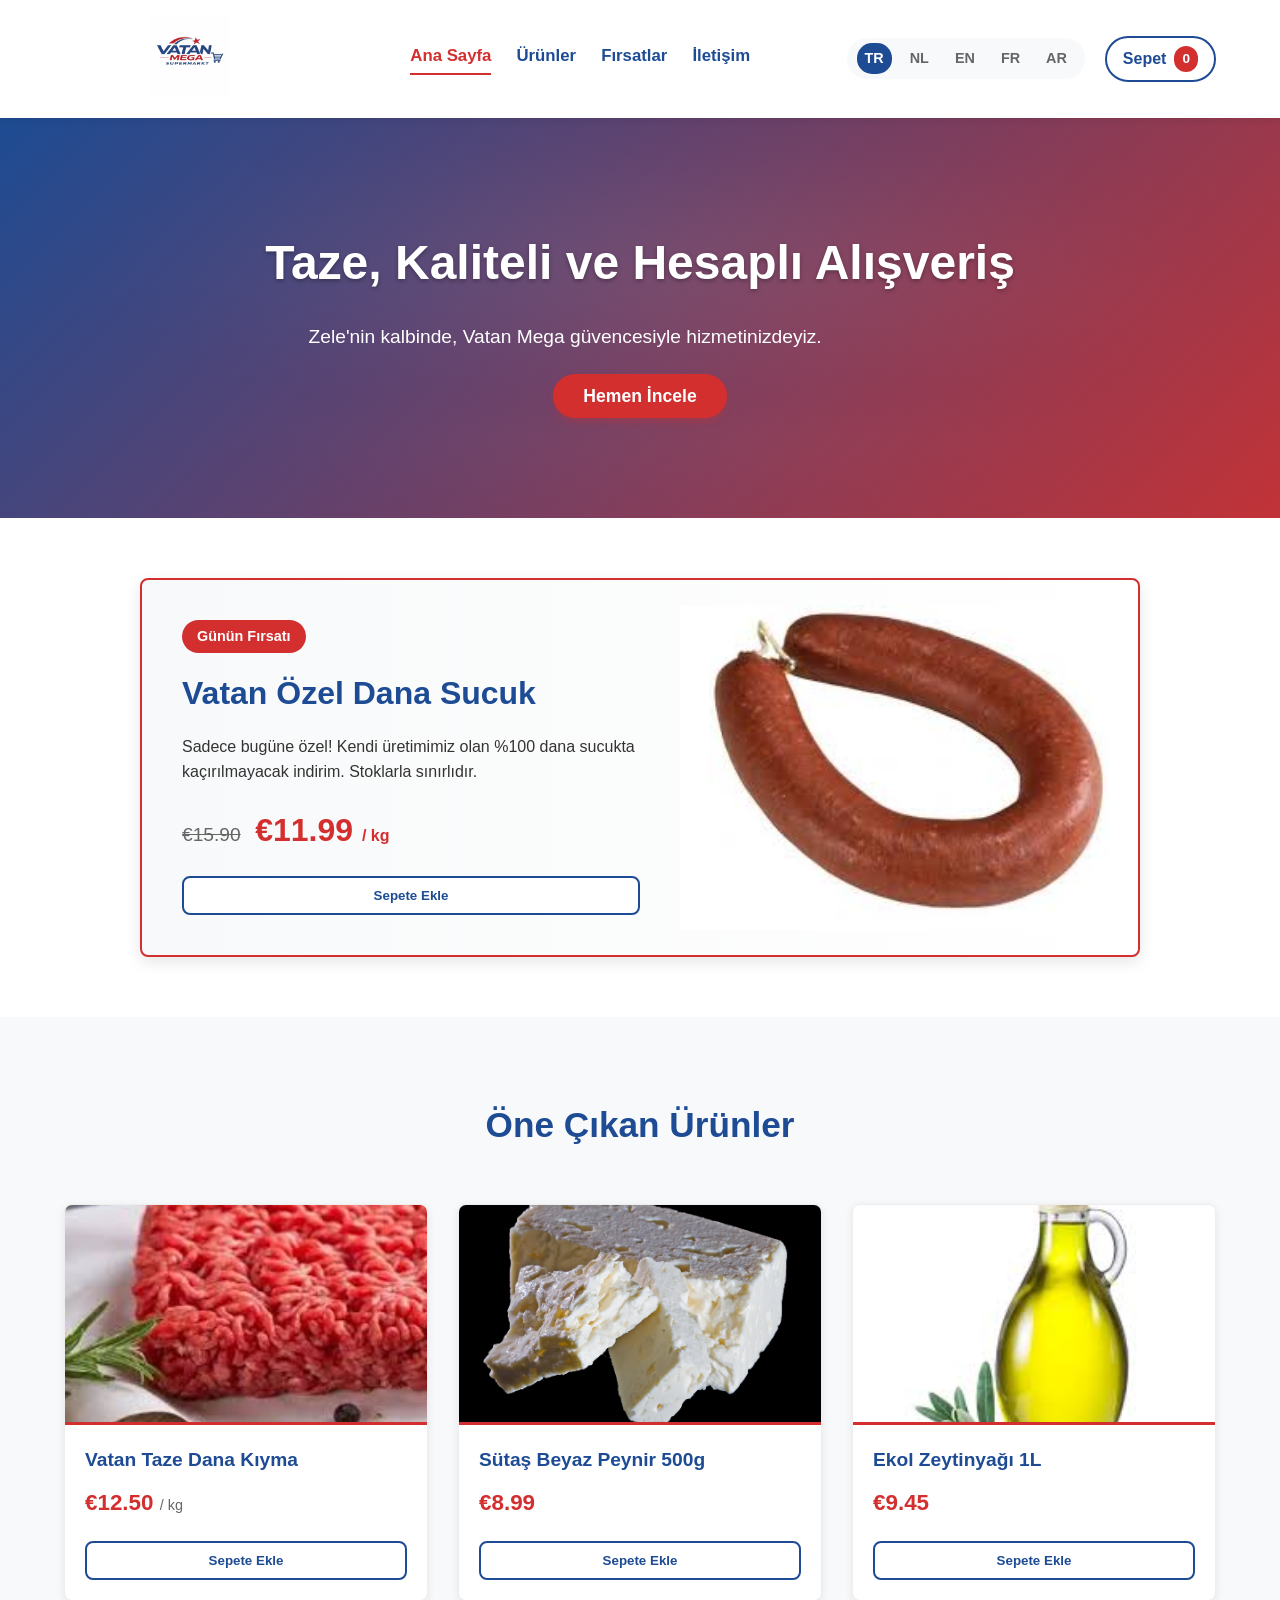
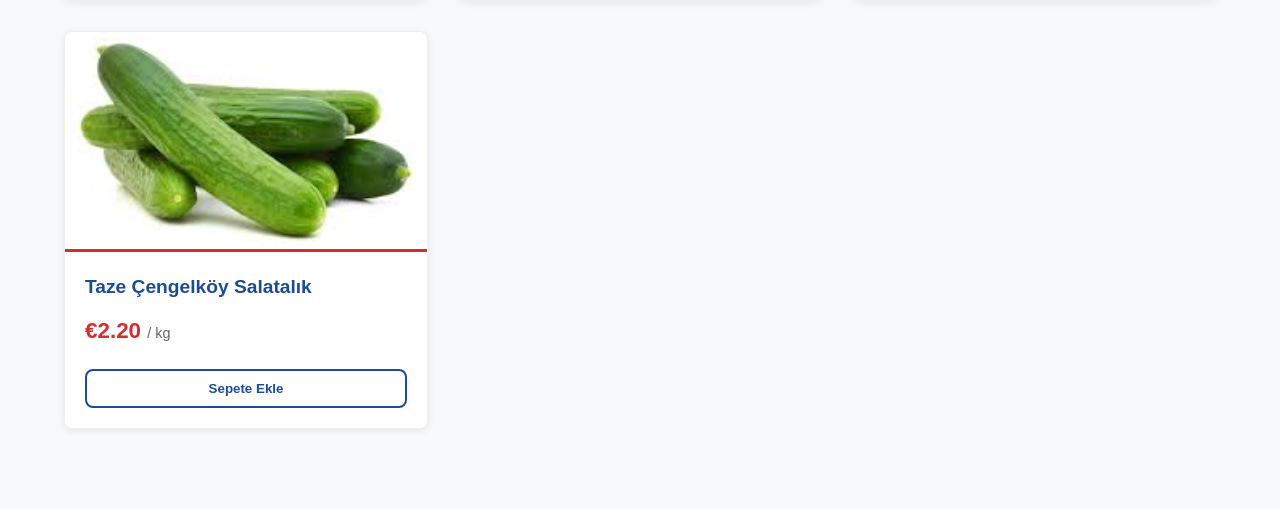
<file: index.html>
<!DOCTYPE html>
<html lang="tr">
<head>
    <meta charset="UTF-8">
    <meta name="viewport" content="width=device-width, initial-scale=1.0">
    <title>Vatan Mega Supermarkt | Zele</title>
    <link rel="stylesheet" href="style.css">
</head>
<body>
    <header class="main-header">
        <button class="hamburger-btn" id="hamburger-btn">
            <span></span>
            <span></span>
            <span></span>
        </button>
        <a href="./" class="logo-link">
            <img src="images/vatan_logo.jpg" alt="Vatan Mega Supermarkt Logo" width="250" height="80" class="brand-logo">
        </a>
        
        <nav class="main-nav">
            <a href="./" class="active">Ana Sayfa</a>
            <a href="#urunler">Ürünler</a>
            <a href="#firsatlar">Fırsatlar</a>
            <a href="#iletisim">İletişim</a>
        </nav>

        <section class="header-actions">
            <nav class="lang-selector">
                <a href="./" class="active-lang">TR</a>
                <a href="nl/">NL</a>
                <a href="en/">EN</a>
                <a href="fr/">FR</a>
                <a href="ar/">AR</a>
            </nav>
            <a href="cart/tr/" class="cart-button">
                Sepet <span id="cart-badge">0</span>
            </a>
        </section>
    </header>

    <main>
        <section class="hero-banner">
            <div class="hero-content">
                <h1>Taze, Kaliteli ve Hesaplı Alışveriş</h1>
                <p>Zele'nin kalbinde, Vatan Mega güvencesiyle hizmetinizdeyiz.</p>
                <a href="#urunler" class="btn-primary">Hemen İncele</a>
            </div>
        </section>

        <section id="firsatlar" class="daily-promo-section">
            <div class="promo-container">
                <div class="promo-content">
                    <span class="promo-badge">Günün Fırsatı</span>
                    <h2>Vatan Özel Dana Sucuk</h2>
                    <p>Sadece bugüne özel! Kendi üretimimiz olan %100 dana sucukta kaçırılmayacak indirim. Stoklarla sınırlıdır.</p>
                    <div class="promo-price">
                        <span class="old-price">€15.90</span>
                        <span class="new-price">€11.99 <span>/ kg</span></span>
                    </div>
                    <button class="add-to-cart-btn">Sepete Ekle</button>
                </div>
                <div class="promo-image-wrapper">
                    <img src="images/promo-urun.jpg" alt="Vatan Dana Sucuk" width="400" height="400" class="promo-img">
                </div>
            </div>
        </section>

        <section id="urunler" class="products-section">
            <header class="section-header">
                <h2>Öne Çıkan Ürünler</h2>
            </header>
            <article class="product-grid">
                <section class="product-card">
                    <img src="images/dana-kiyma.jpg" alt="Dana Kıyma" width="400" height="300" class="product-img">
                    <div class="product-info">
                        <h3>Vatan Taze Dana Kıyma</h3>
                        <p class="price">€12.50 <span>/ kg</span></p>
                        <button class="add-to-cart-btn">Sepete Ekle</button>
                    </div>
                </section>
                <section class="product-card">
                    <img src="images/beyaz-peynir.jpg" alt="Beyaz Peynir" width="400" height="300" class="product-img">
                    <div class="product-info">
                        <h3>Sütaş Beyaz Peynir 500g</h3>
                        <p class="price">€8.99</p>
                        <button class="add-to-cart-btn">Sepete Ekle</button>
                    </div>
                </section>
                <section class="product-card">
                    <img src="images/zeytinyagi.jpg" alt="Zeytinyağı" width="400" height="300" class="product-img">
                    <div class="product-info">
                        <h3>Ekol Zeytinyağı 1L</h3>
                        <p class="price">€9.45</p>
                        <button class="add-to-cart-btn">Sepete Ekle</button>
                    </div>
                </section>
                <section class="product-card">
                    <img src="images/salatalik.jpg" alt="Salatalık" width="400" height="300" class="product-img">
                    <div class="product-info">
                        <h3>Taze Çengelköy Salatalık</h3>
                        <p class="price">€2.20 <span>/ kg</span></p>
                        <button class="add-to-cart-btn">Sepete Ekle</button>
                    </div>
                </section>
            </article>
        </section>
    </main>

    <div id="toast-container"></div>
    <script src="script.js"></script>
</body>
</html>
</file>
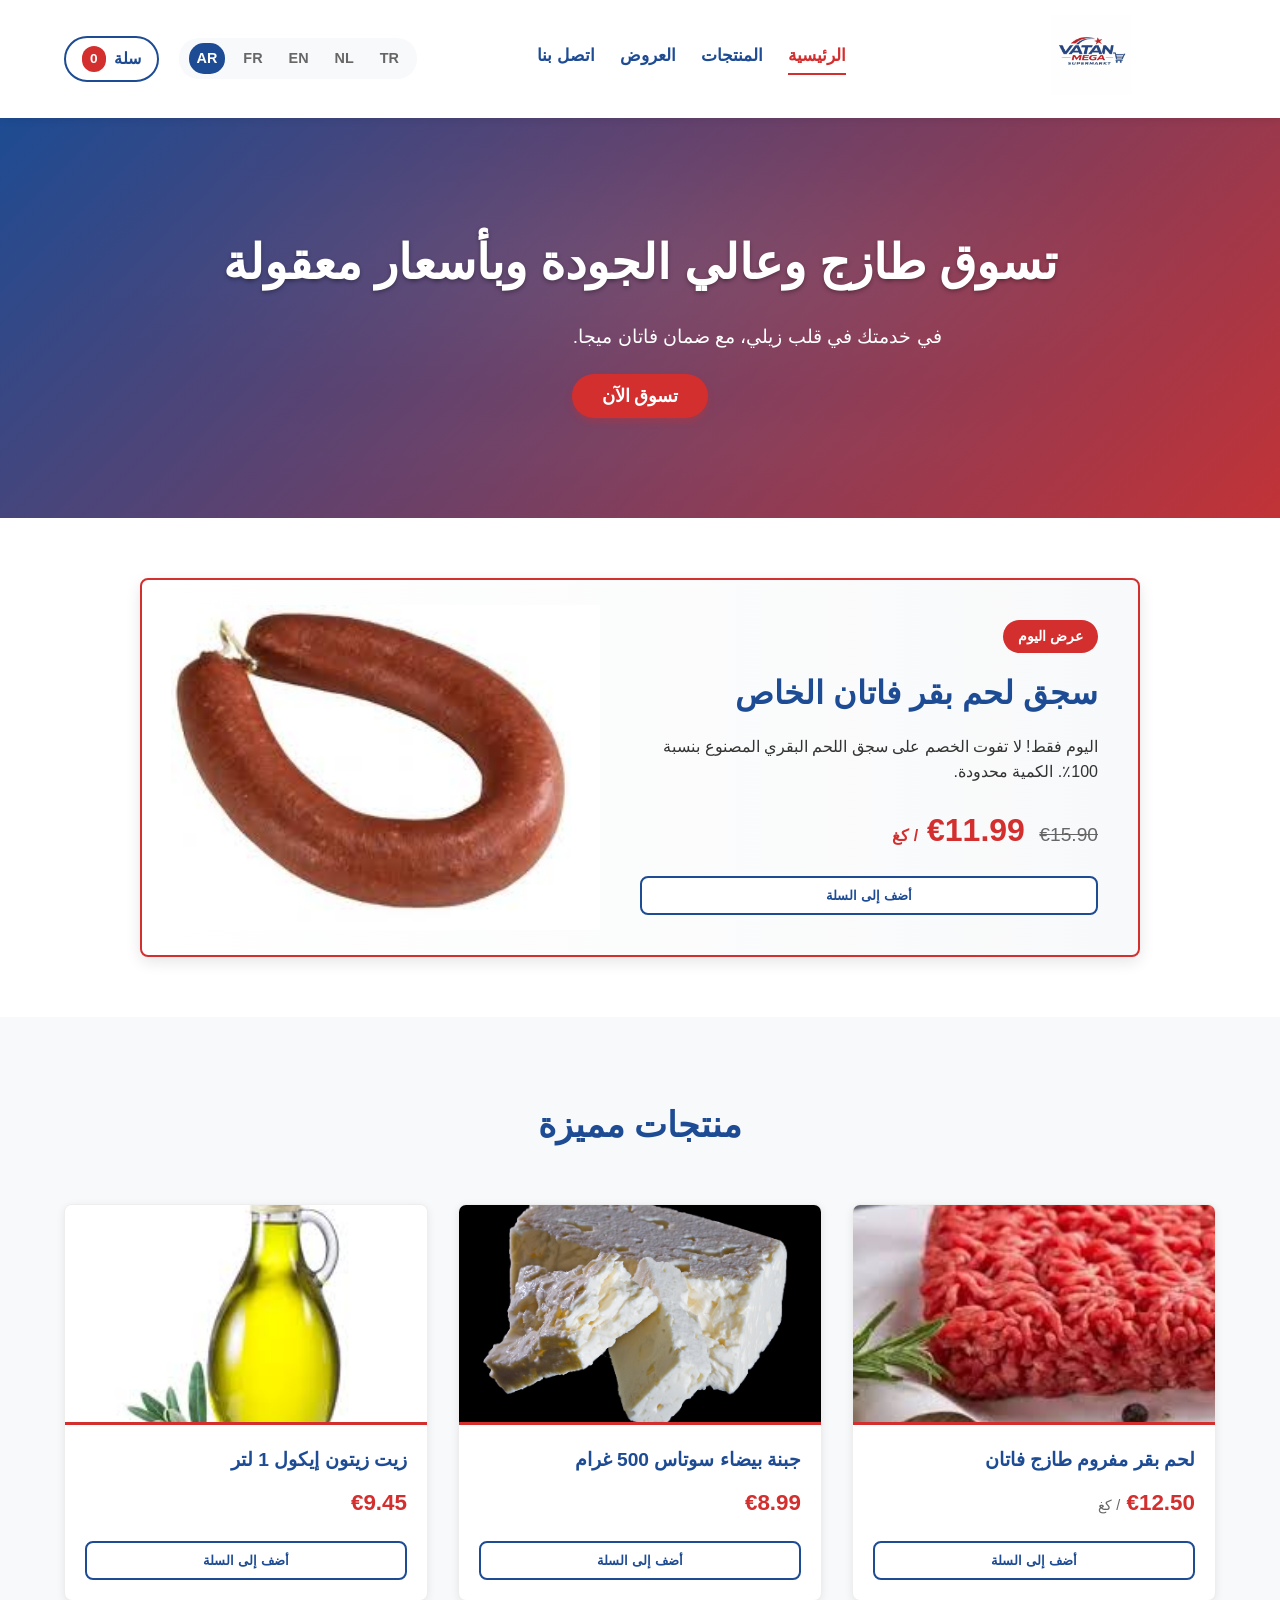
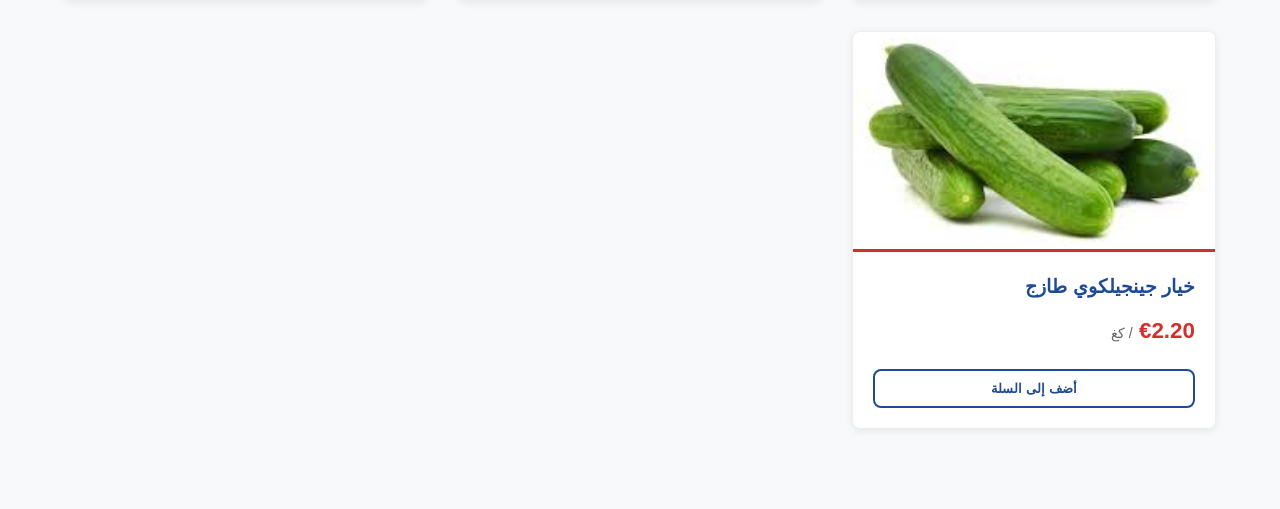
<file: ar/index.html>
<!DOCTYPE html>
<html lang="ar" dir="rtl">
<head>
    <meta charset="UTF-8">
    <meta name="viewport" content="width=device-width, initial-scale=1.0">
    <title>فاتان ميجا سوبر ماركت | زيلي</title>
    <link rel="stylesheet" href="../style.css">
</head>
<body>
    <header class="main-header">
        <button class="hamburger-btn" id="hamburger-btn">
            <span></span>
            <span></span>
            <span></span>
        </button>
        <a href="./" class="logo-link">
            <img src="../images/vatan_logo.jpg" alt="Vatan Mega Supermarkt Logo" width="250" height="80" class="brand-logo">
        </a>
        
        <nav class="main-nav">
            <a href="./" class="active">الرئيسية</a>
            <a href="#urunler">المنتجات</a>
            <a href="#firsatlar">العروض</a>
            <a href="#iletisim">اتصل بنا</a>
        </nav>

        <section class="header-actions">
            <nav class="lang-selector">
                <a href="../">TR</a>
                <a href="../nl/">NL</a>
                <a href="../en/">EN</a>
                <a href="../fr/">FR</a>
                <a href="./" class="active-lang">AR</a>
            </nav>
            <a href="../cart/ar/" class="cart-button">
                سلة <span id="cart-badge">0</span>
            </a>
        </section>
    </header>

    <main>
        <section class="hero-banner">
            <div class="hero-content">
                <h1>تسوق طازج وعالي الجودة وبأسعار معقولة</h1>
                <p>في خدمتك في قلب زيلي، مع ضمان فاتان ميجا.</p>
                <a href="#urunler" class="btn-primary">تسوق الآن</a>
            </div>
        </section>

        <section id="firsatlar" class="daily-promo-section">
            <div class="promo-container">
                <div class="promo-content">
                    <span class="promo-badge">عرض اليوم</span>
                    <h2>سجق لحم بقر فاتان الخاص</h2>
                    <p>اليوم فقط! لا تفوت الخصم على سجق اللحم البقري المصنوع بنسبة 100٪. الكمية محدودة.</p>
                    <div class="promo-price">
                        <span class="old-price">€15.90</span>
                        <span class="new-price">€11.99 <span>/ كغ</span></span>
                    </div>
                    <button class="add-to-cart-btn">أضف إلى السلة</button>
                </div>
                <div class="promo-image-wrapper">
                    <img src="../images/promo-urun.jpg" alt="سجق فاتان" width="400" height="400" class="promo-img">
                </div>
            </div>
        </section>

        <section id="urunler" class="products-section">
            <header class="section-header">
                <h2>منتجات مميزة</h2>
            </header>
            <article class="product-grid">
                <section class="product-card">
                    <img src="../images/dana-kiyma.jpg" alt="لحم بقر مفروم" width="400" height="300" class="product-img">
                    <div class="product-info">
                        <h3>لحم بقر مفروم طازج فاتان</h3>
                        <p class="price">€12.50 <span>/ كغ</span></p>
                        <button class="add-to-cart-btn">أضف إلى السلة</button>
                    </div>
                </section>
                <section class="product-card">
                    <img src="../images/beyaz-peynir.jpg" alt="جبنة بيضاء" width="400" height="300" class="product-img">
                    <div class="product-info">
                        <h3>جبنة بيضاء سوتاس 500 غرام</h3>
                        <p class="price">€8.99</p>
                        <button class="add-to-cart-btn">أضف إلى السلة</button>
                    </div>
                </section>
                <section class="product-card">
                    <img src="../images/zeytinyagi.jpg" alt="زيت زيتون" width="400" height="300" class="product-img">
                    <div class="product-info">
                        <h3>زيت زيتون إيكول 1 لتر</h3>
                        <p class="price">€9.45</p>
                        <button class="add-to-cart-btn">أضف إلى السلة</button>
                    </div>
                </section>
                <section class="product-card">
                    <img src="../images/salatalik.jpg" alt="خيار" width="400" height="300" class="product-img">
                    <div class="product-info">
                        <h3>خيار جينجيلكوي طازج</h3>
                        <p class="price">€2.20 <span>/ كغ</span></p>
                        <button class="add-to-cart-btn">أضف إلى السلة</button>
                    </div>
                </section>
            </article>
        </section>
    </main>

    <div id="toast-container"></div>
    <script src="../script.js"></script>
</body>
</html>
</file>
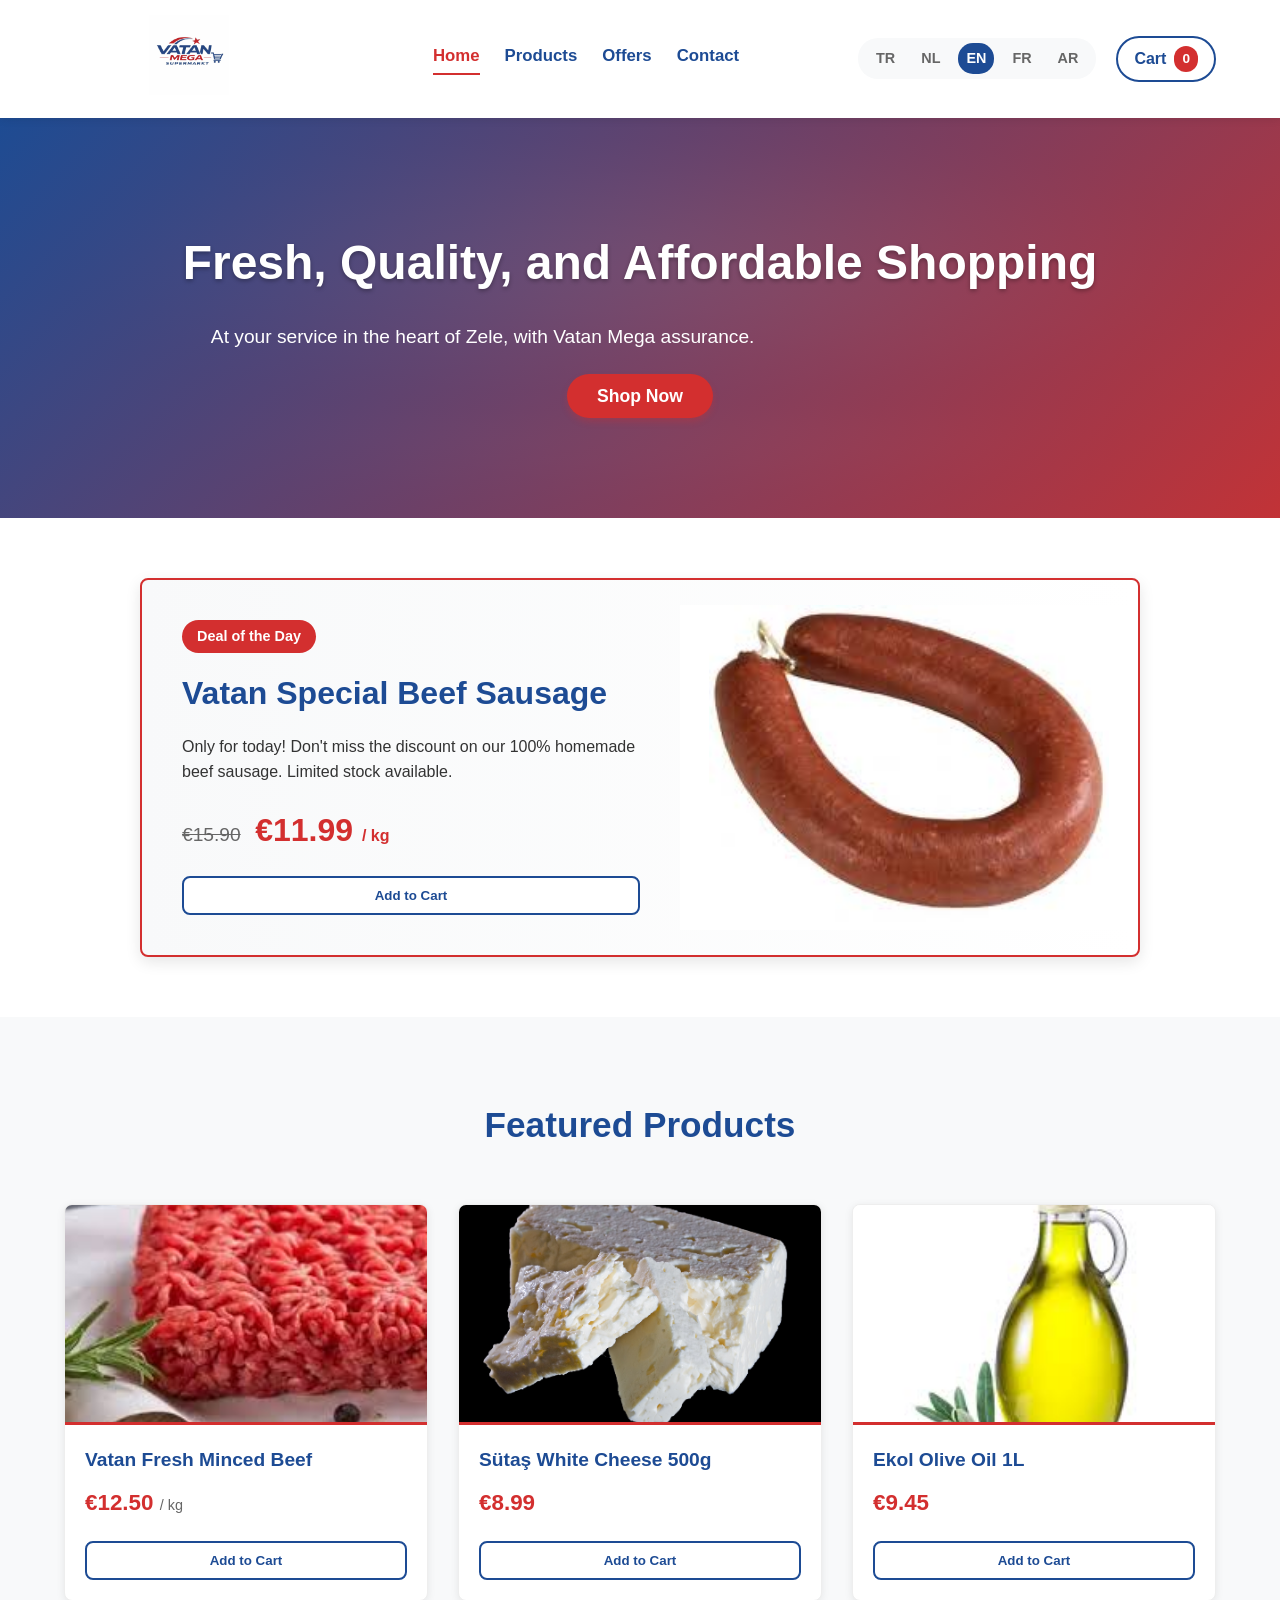
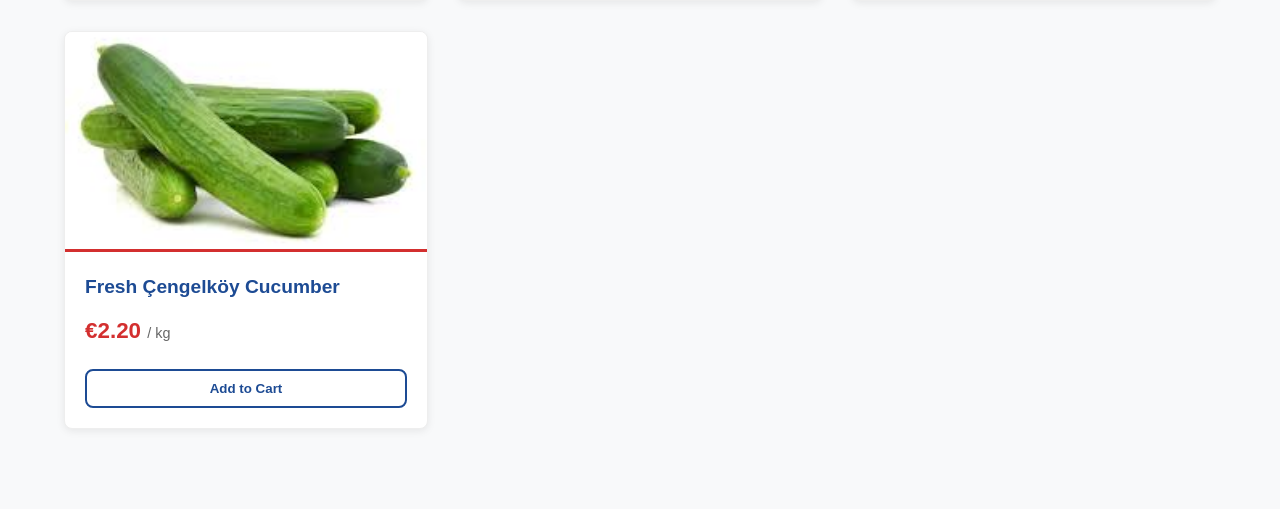
<file: en/index.html>
<!DOCTYPE html>
<html lang="en">
<head>
    <meta charset="UTF-8">
    <meta name="viewport" content="width=device-width, initial-scale=1.0">
    <title>Vatan Mega Supermarkt | Zele</title>
    <link rel="stylesheet" href="../style.css">
</head>
<body>
    <header class="main-header">
        <button class="hamburger-btn" id="hamburger-btn">
            <span></span>
            <span></span>
            <span></span>
        </button>
        <a href="./" class="logo-link">
            <img src="../images/vatan_logo.jpg" alt="Vatan Mega Supermarkt Logo" width="250" height="80" class="brand-logo">
        </a>
        
        <nav class="main-nav">
            <a href="./" class="active">Home</a>
            <a href="#urunler">Products</a>
            <a href="#firsatlar">Offers</a>
            <a href="#iletisim">Contact</a>
        </nav>

        <section class="header-actions">
            <nav class="lang-selector">
                <a href="../">TR</a>
                <a href="../nl/">NL</a>
                <a href="./" class="active-lang">EN</a>
                <a href="../fr/">FR</a>
                <a href="../ar/">AR</a>
            </nav>
            <a href="../cart/en/" class="cart-button">
                Cart <span id="cart-badge">0</span>
            </a>
        </section>
    </header>

    <main>
        <section class="hero-banner">
            <div class="hero-content">
                <h1>Fresh, Quality, and Affordable Shopping</h1>
                <p>At your service in the heart of Zele, with Vatan Mega assurance.</p>
                <a href="#urunler" class="btn-primary">Shop Now</a>
            </div>
        </section>

        <section id="firsatlar" class="daily-promo-section">
            <div class="promo-container">
                <div class="promo-content">
                    <span class="promo-badge">Deal of the Day</span>
                    <h2>Vatan Special Beef Sausage</h2>
                    <p>Only for today! Don't miss the discount on our 100% homemade beef sausage. Limited stock available.</p>
                    <div class="promo-price">
                        <span class="old-price">€15.90</span>
                        <span class="new-price">€11.99 <span>/ kg</span></span>
                    </div>
                    <button class="add-to-cart-btn">Add to Cart</button>
                </div>
                <div class="promo-image-wrapper">
                    <img src="../images/promo-urun.jpg" alt="Vatan Beef Sausage" width="400" height="400" class="promo-img">
                </div>
            </div>
        </section>

        <section id="urunler" class="products-section">
            <header class="section-header">
                <h2>Featured Products</h2>
            </header>
            <article class="product-grid">
                <section class="product-card">
                    <img src="../images/dana-kiyma.jpg" alt="Minced Beef" width="400" height="300" class="product-img">
                    <div class="product-info">
                        <h3>Vatan Fresh Minced Beef</h3>
                        <p class="price">€12.50 <span>/ kg</span></p>
                        <button class="add-to-cart-btn">Add to Cart</button>
                    </div>
                </section>
                <section class="product-card">
                    <img src="../images/beyaz-peynir.jpg" alt="White Cheese" width="400" height="300" class="product-img">
                    <div class="product-info">
                        <h3>Sütaş White Cheese 500g</h3>
                        <p class="price">€8.99</p>
                        <button class="add-to-cart-btn">Add to Cart</button>
                    </div>
                </section>
                <section class="product-card">
                    <img src="../images/zeytinyagi.jpg" alt="Olive Oil" width="400" height="300" class="product-img">
                    <div class="product-info">
                        <h3>Ekol Olive Oil 1L</h3>
                        <p class="price">€9.45</p>
                        <button class="add-to-cart-btn">Add to Cart</button>
                    </div>
                </section>
                <section class="product-card">
                    <img src="../images/salatalik.jpg" alt="Cucumber" width="400" height="300" class="product-img">
                    <div class="product-info">
                        <h3>Fresh Çengelköy Cucumber</h3>
                        <p class="price">€2.20 <span>/ kg</span></p>
                        <button class="add-to-cart-btn">Add to Cart</button>
                    </div>
                </section>
            </article>
        </section>
    </main>

    <div id="toast-container"></div>
    <script src="../script.js"></script>
</body>
</html>
</file>
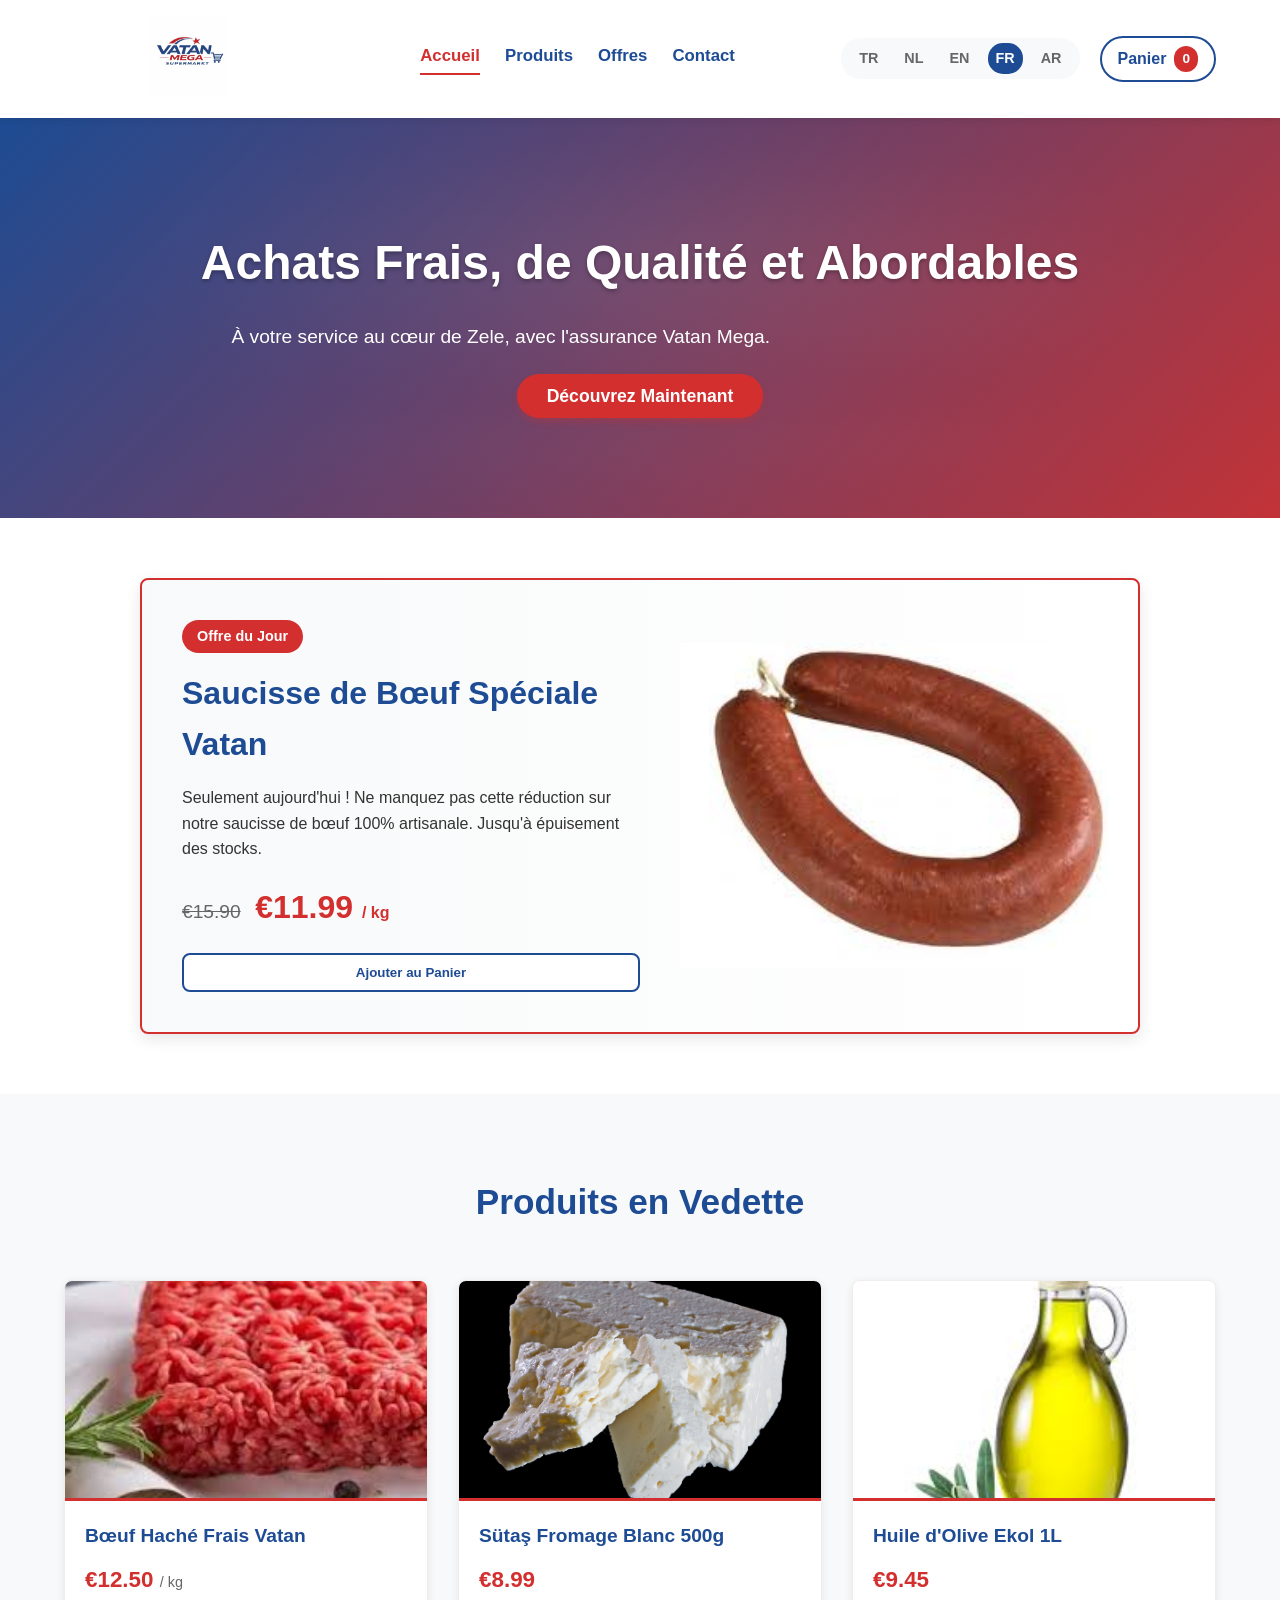
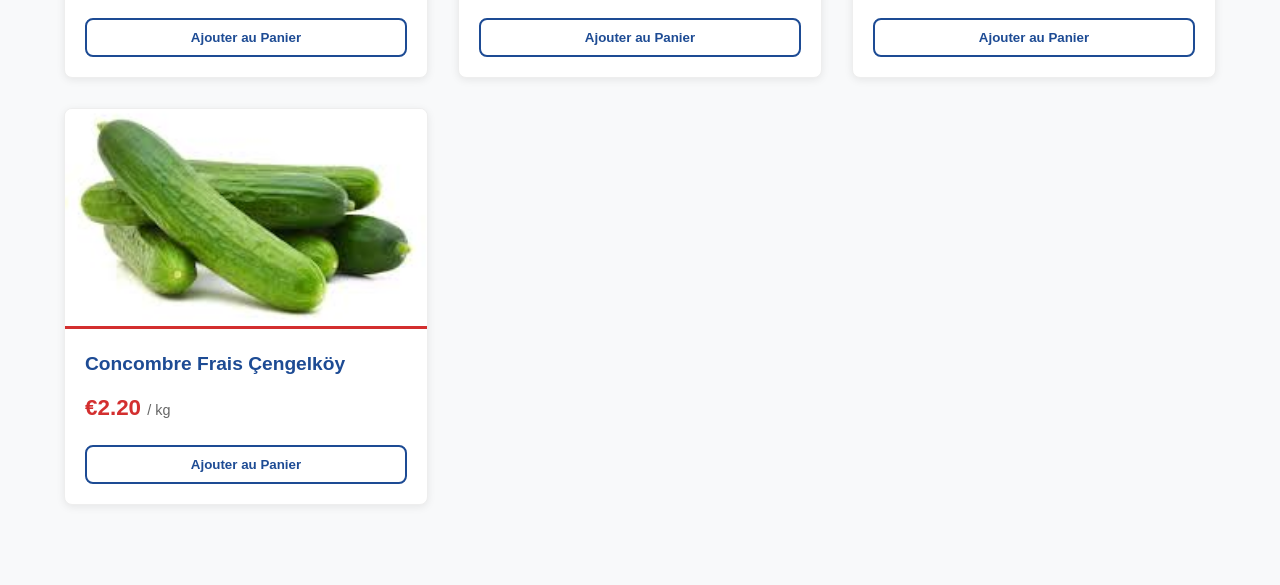
<file: fr/index.html>
<!DOCTYPE html>
<html lang="fr">
<head>
    <meta charset="UTF-8">
    <meta name="viewport" content="width=device-width, initial-scale=1.0">
    <title>Vatan Mega Supermarkt | Zele</title>
    <link rel="stylesheet" href="../style.css">
</head>
<body>
    <header class="main-header">
        <button class="hamburger-btn" id="hamburger-btn">
            <span></span>
            <span></span>
            <span></span>
        </button>
        <a href="./" class="logo-link">
            <img src="../images/vatan_logo.jpg" alt="Vatan Mega Supermarkt Logo" width="250" height="80" class="brand-logo">
        </a>
        
        <nav class="main-nav">
            <a href="./" class="active">Accueil</a>
            <a href="#urunler">Produits</a>
            <a href="#firsatlar">Offres</a>
            <a href="#iletisim">Contact</a>
        </nav>

        <section class="header-actions">
            <nav class="lang-selector">
                <a href="../">TR</a>
                <a href="../nl/">NL</a>
                <a href="../en/">EN</a>
                <a href="./" class="active-lang">FR</a>
                <a href="../ar/">AR</a>
            </nav>
            <a href="../cart/fr/" class="cart-button">
                Panier <span id="cart-badge">0</span>
            </a>
        </section>
    </header>

    <main>
        <section class="hero-banner">
            <div class="hero-content">
                <h1>Achats Frais, de Qualité et Abordables</h1>
                <p>À votre service au cœur de Zele, avec l'assurance Vatan Mega.</p>
                <a href="#urunler" class="btn-primary">Découvrez Maintenant</a>
            </div>
        </section>

        <section id="firsatlar" class="daily-promo-section">
            <div class="promo-container">
                <div class="promo-content">
                    <span class="promo-badge">Offre du Jour</span>
                    <h2>Saucisse de Bœuf Spéciale Vatan</h2>
                    <p>Seulement aujourd'hui ! Ne manquez pas cette réduction sur notre saucisse de bœuf 100% artisanale. Jusqu'à épuisement des stocks.</p>
                    <div class="promo-price">
                        <span class="old-price">€15.90</span>
                        <span class="new-price">€11.99 <span>/ kg</span></span>
                    </div>
                    <button class="add-to-cart-btn">Ajouter au Panier</button>
                </div>
                <div class="promo-image-wrapper">
                    <img src="../images/promo-urun.jpg" alt="Saucisse Vatan" width="400" height="400" class="promo-img">
                </div>
            </div>
        </section>

        <section id="urunler" class="products-section">
            <header class="section-header">
                <h2>Produits en Vedette</h2>
            </header>
            <article class="product-grid">
                <section class="product-card">
                    <img src="../images/dana-kiyma.jpg" alt="Bœuf Haché" width="400" height="300" class="product-img">
                    <div class="product-info">
                        <h3>Bœuf Haché Frais Vatan</h3>
                        <p class="price">€12.50 <span>/ kg</span></p>
                        <button class="add-to-cart-btn">Ajouter au Panier</button>
                    </div>
                </section>
                <section class="product-card">
                    <img src="../images/beyaz-peynir.jpg" alt="Fromage Blanc" width="400" height="300" class="product-img">
                    <div class="product-info">
                        <h3>Sütaş Fromage Blanc 500g</h3>
                        <p class="price">€8.99</p>
                        <button class="add-to-cart-btn">Ajouter au Panier</button>
                    </div>
                </section>
                <section class="product-card">
                    <img src="../images/zeytinyagi.jpg" alt="Huile d'Olive" width="400" height="300" class="product-img">
                    <div class="product-info">
                        <h3>Huile d'Olive Ekol 1L</h3>
                        <p class="price">€9.45</p>
                        <button class="add-to-cart-btn">Ajouter au Panier</button>
                    </div>
                </section>
                <section class="product-card">
                    <img src="../images/salatalik.jpg" alt="Concombre" width="400" height="300" class="product-img">
                    <div class="product-info">
                        <h3>Concombre Frais Çengelköy</h3>
                        <p class="price">€2.20 <span>/ kg</span></p>
                        <button class="add-to-cart-btn">Ajouter au Panier</button>
                    </div>
                </section>
            </article>
        </section>
    </main>

    <div id="toast-container"></div>
    <script src="../script.js"></script>
</body>
</html>
</file>
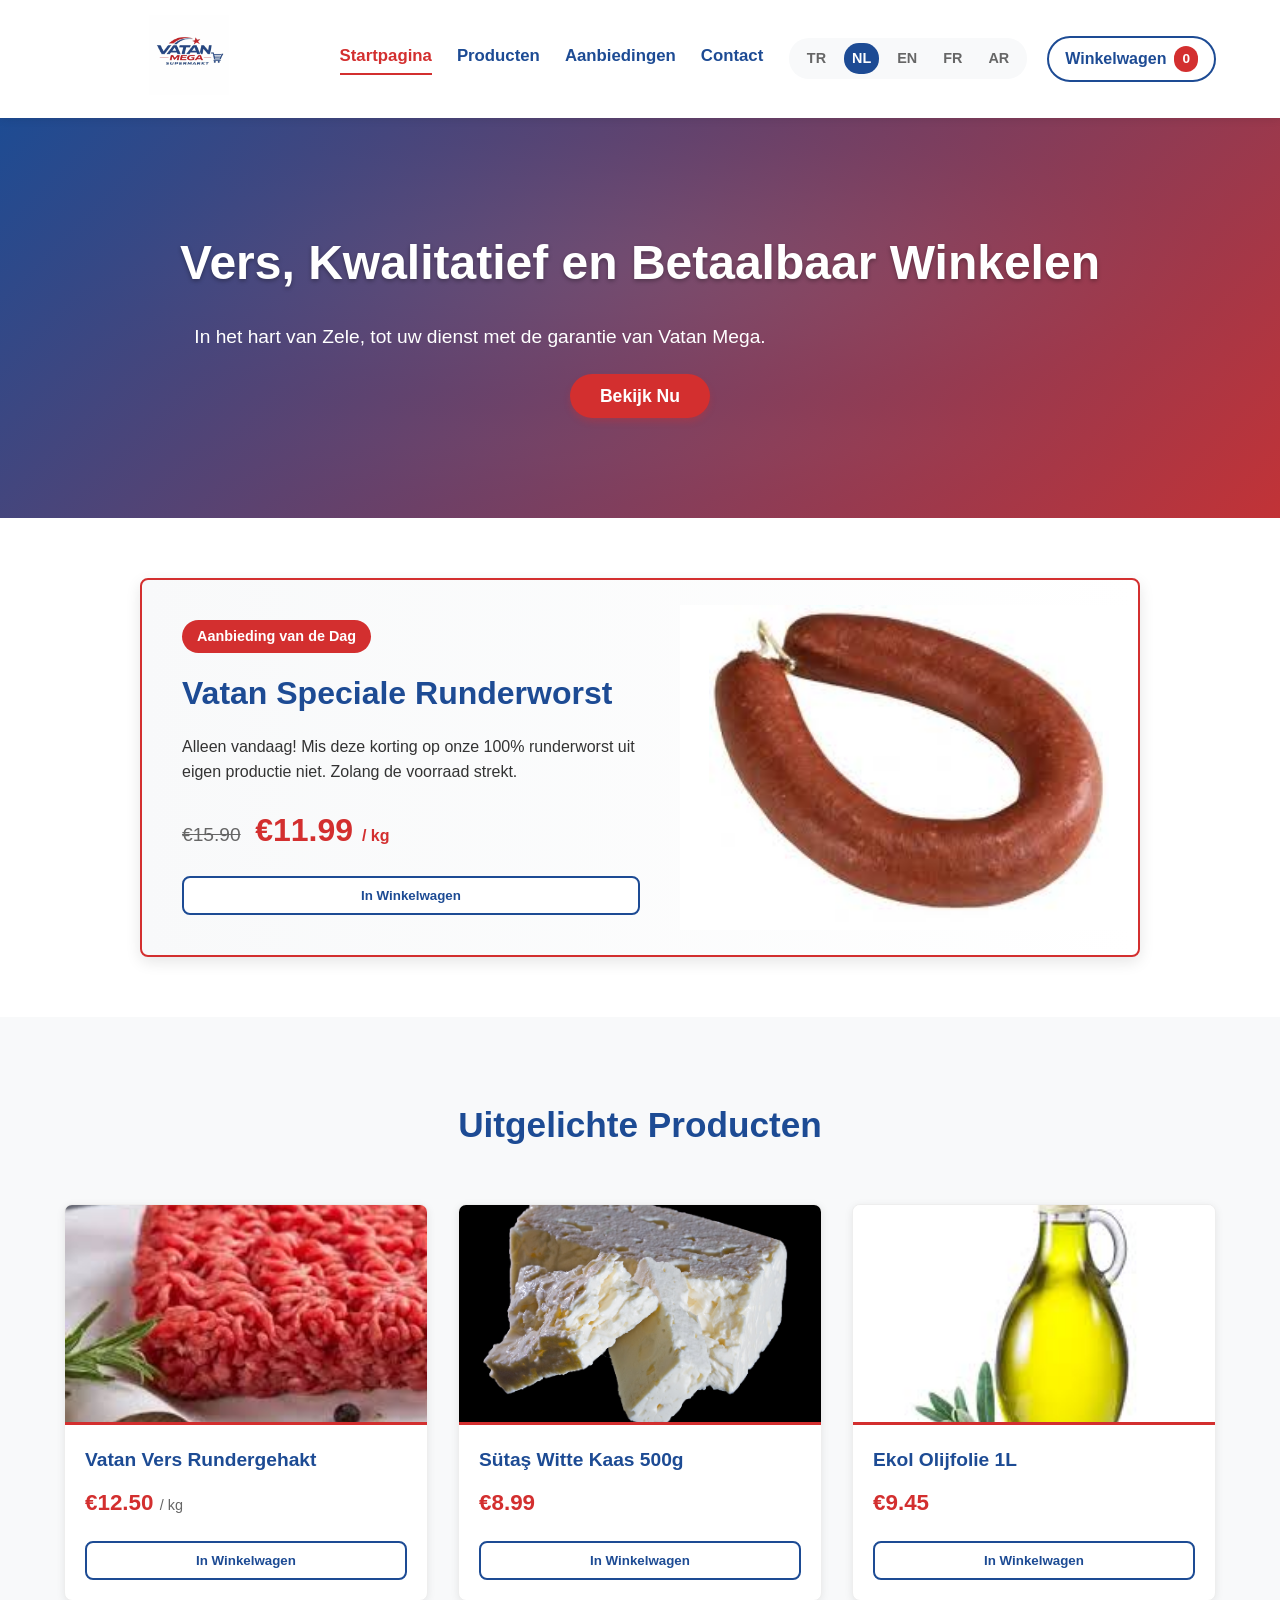
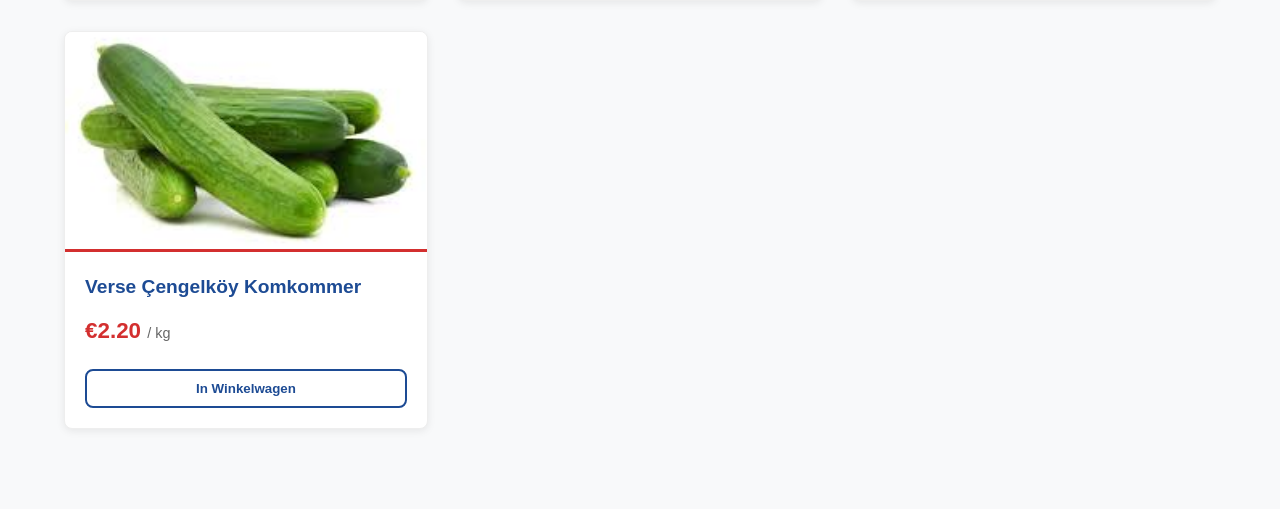
<file: nl/index.html>
<!DOCTYPE html>
<html lang="nl">
<head>
    <meta charset="UTF-8">
    <meta name="viewport" content="width=device-width, initial-scale=1.0">
    <title>Vatan Mega Supermarkt | Zele</title>
    <link rel="stylesheet" href="../style.css">
</head>
<body>
    <header class="main-header">
        <button class="hamburger-btn" id="hamburger-btn">
            <span></span>
            <span></span>
            <span></span>
        </button>
        <a href="./" class="logo-link">
            <img src="../images/vatan_logo.jpg" alt="Vatan Mega Supermarkt Logo" width="250" height="80" class="brand-logo">
        </a>
        
        <nav class="main-nav">
            <a href="./" class="active">Startpagina</a>
            <a href="#urunler">Producten</a>
            <a href="#firsatlar">Aanbiedingen</a>
            <a href="#iletisim">Contact</a>
        </nav>

        <section class="header-actions">
            <nav class="lang-selector">
                <a href="../">TR</a>
                <a href="./" class="active-lang">NL</a>
                <a href="../en/">EN</a>
                <a href="../fr/">FR</a>
                <a href="../ar/">AR</a>
            </nav>
            <a href="../cart/nl/" class="cart-button">
                Winkelwagen <span id="cart-badge">0</span>
            </a>
        </section>
    </header>

    <main>
        <section class="hero-banner">
            <div class="hero-content">
                <h1>Vers, Kwalitatief en Betaalbaar Winkelen</h1>
                <p>In het hart van Zele, tot uw dienst met de garantie van Vatan Mega.</p>
                <a href="#urunler" class="btn-primary">Bekijk Nu</a>
            </div>
        </section>

        <section id="firsatlar" class="daily-promo-section">
            <div class="promo-container">
                <div class="promo-content">
                    <span class="promo-badge">Aanbieding van de Dag</span>
                    <h2>Vatan Speciale Runderworst</h2>
                    <p>Alleen vandaag! Mis deze korting op onze 100% runderworst uit eigen productie niet. Zolang de voorraad strekt.</p>
                    <div class="promo-price">
                        <span class="old-price">€15.90</span>
                        <span class="new-price">€11.99 <span>/ kg</span></span>
                    </div>
                    <button class="add-to-cart-btn">In Winkelwagen</button>
                </div>
                <div class="promo-image-wrapper">
                    <img src="../images/promo-urun.jpg" alt="Vatan Runderworst" width="400" height="400" class="promo-img">
                </div>
            </div>
        </section>

        <section id="urunler" class="products-section">
            <header class="section-header">
                <h2>Uitgelichte Producten</h2>
            </header>
            <article class="product-grid">
                <section class="product-card">
                    <img src="../images/dana-kiyma.jpg" alt="Rundergehakt" width="400" height="300" class="product-img">
                    <div class="product-info">
                        <h3>Vatan Vers Rundergehakt</h3>
                        <p class="price">€12.50 <span>/ kg</span></p>
                        <button class="add-to-cart-btn">In Winkelwagen</button>
                    </div>
                </section>
                <section class="product-card">
                    <img src="../images/beyaz-peynir.jpg" alt="Witte Kaas" width="400" height="300" class="product-img">
                    <div class="product-info">
                        <h3>Sütaş Witte Kaas 500g</h3>
                        <p class="price">€8.99</p>
                        <button class="add-to-cart-btn">In Winkelwagen</button>
                    </div>
                </section>
                <section class="product-card">
                    <img src="../images/zeytinyagi.jpg" alt="Olijfolie" width="400" height="300" class="product-img">
                    <div class="product-info">
                        <h3>Ekol Olijfolie 1L</h3>
                        <p class="price">€9.45</p>
                        <button class="add-to-cart-btn">In Winkelwagen</button>
                    </div>
                </section>
                <section class="product-card">
                    <img src="../images/salatalik.jpg" alt="Komkommer" width="400" height="300" class="product-img">
                    <div class="product-info">
                        <h3>Verse Çengelköy Komkommer</h3>
                        <p class="price">€2.20 <span>/ kg</span></p>
                        <button class="add-to-cart-btn">In Winkelwagen</button>
                    </div>
                </section>
            </article>
        </section>
    </main>

    <div id="toast-container"></div>
    <script src="../script.js"></script>
</body>
</html>
</file>
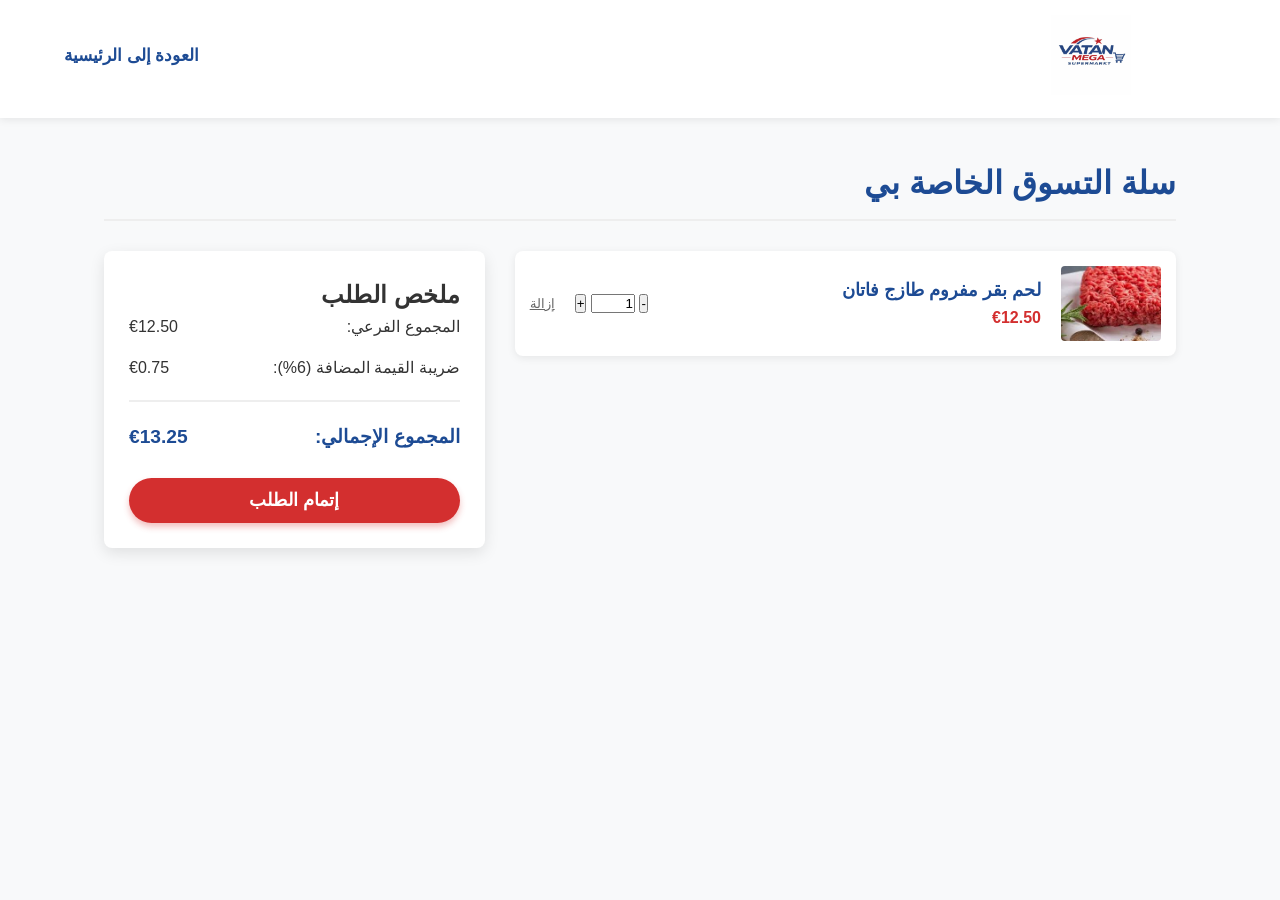
<file: cart/ar/index.html>
<!DOCTYPE html>
<html lang="ar" dir="rtl">
<head>
    <meta charset="UTF-8">
    <meta name="viewport" content="width=device-width, initial-scale=1.0">
    <title>سلة التسوق | فاتان ميجا سوبر ماركت</title>
    <link rel="stylesheet" href="../../style.css">
</head>
<body>
    <header class="main-header">
        <button class="hamburger-btn" id="hamburger-btn">
            <span></span>
            <span></span>
            <span></span>
        </button>
        <a href="../../ar/" class="logo-link">
            <img src="../../images/vatan_logo.jpg" alt="Logo" width="250" height="80" class="brand-logo">
        </a>
        <nav class="main-nav">
            <a href="../../ar/">العودة إلى الرئيسية</a>
        </nav>
    </header>

    <main class="cart-page-container">
        <h1 class="cart-title">سلة التسوق الخاصة بي</h1>
        
        <div class="cart-layout">
            <section class="cart-items" id="cart-items-container">
                <article class="cart-item">
                    <img src="../../images/dana-kiyma.jpg" alt="لحم بقر مفروم" width="100" height="75">
                    <div class="item-details">
                        <h3>لحم بقر مفروم طازج فاتان</h3>
                        <p class="item-price" data-price="12.50">€12.50</p>
                    </div>
                    <div class="item-quantity-wrapper">
                        <button class="qty-btn minus-btn">-</button>
                        <input type="number" class="qty-input" value="1" min="1" max="10" readonly>
                        <button class="qty-btn plus-btn">+</button>
                    </div>
                    <button class="remove-btn">إزالة</button>
                </article>
            </section>

            <aside class="cart-summary">
                <h2>ملخص الطلب</h2>
                <div class="summary-row">
                    <span>المجموع الفرعي:</span>
                    <span id="sub-total">€12.50</span>
                </div>
                <div class="summary-row">
                    <span>ضريبة القيمة المضافة (6%):</span>
                    <span id="tax-amount">€0.75</span>
                </div>
                <div class="summary-total">
                    <span>المجموع الإجمالي:</span>
                    <span id="grand-total">€13.25</span>
                </div>
                <button class="btn-primary checkout-btn">إتمام الطلب</button>
            </aside>
        </div>
    </main>

    <div id="toast-container"></div>
    <script src="../../script.js"></script>
</body>
</html>
</file>
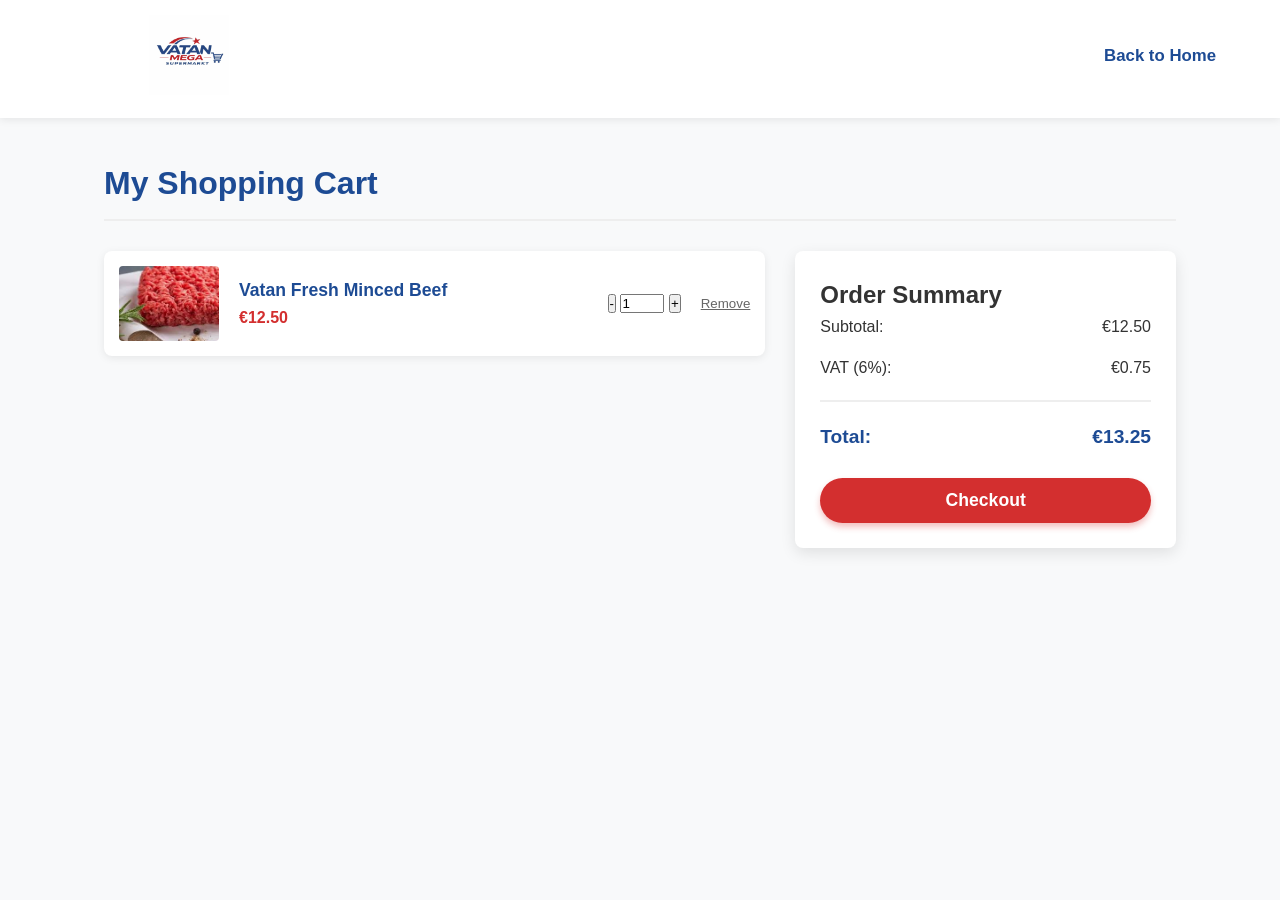
<file: cart/en/index.html>
<!DOCTYPE html>
<html lang="en">
<head>
    <meta charset="UTF-8">
    <meta name="viewport" content="width=device-width, initial-scale=1.0">
    <title>Shopping Cart | Vatan Mega Supermarkt</title>
    <link rel="stylesheet" href="../../style.css">
</head>
<body>
    <header class="main-header">
        <button class="hamburger-btn" id="hamburger-btn">
            <span></span>
            <span></span>
            <span></span>
        </button>
        <a href="../../en/" class="logo-link">
            <img src="../../images/vatan_logo.jpg" alt="Logo" width="250" height="80" class="brand-logo">
        </a>
        <nav class="main-nav">
            <a href="../../en/">Back to Home</a>
        </nav>
    </header>

    <main class="cart-page-container">
        <h1 class="cart-title">My Shopping Cart</h1>
        
        <div class="cart-layout">
            <section class="cart-items" id="cart-items-container">
                <article class="cart-item">
                    <img src="../../images/dana-kiyma.jpg" alt="Minced Beef" width="100" height="75">
                    <div class="item-details">
                        <h3>Vatan Fresh Minced Beef</h3>
                        <p class="item-price" data-price="12.50">€12.50</p>
                    </div>
                    <div class="item-quantity-wrapper">
                        <button class="qty-btn minus-btn">-</button>
                        <input type="number" class="qty-input" value="1" min="1" max="10" readonly>
                        <button class="qty-btn plus-btn">+</button>
                    </div>
                    <button class="remove-btn">Remove</button>
                </article>
            </section>

            <aside class="cart-summary">
                <h2>Order Summary</h2>
                <div class="summary-row">
                    <span>Subtotal:</span>
                    <span id="sub-total">€12.50</span>
                </div>
                <div class="summary-row">
                    <span>VAT (6%):</span>
                    <span id="tax-amount">€0.75</span>
                </div>
                <div class="summary-total">
                    <span>Total:</span>
                    <span id="grand-total">€13.25</span>
                </div>
                <button class="btn-primary checkout-btn">Checkout</button>
            </aside>
        </div>
    </main>

    <div id="toast-container"></div>
    <script src="../../script.js"></script>
</body>
</html>
</file>
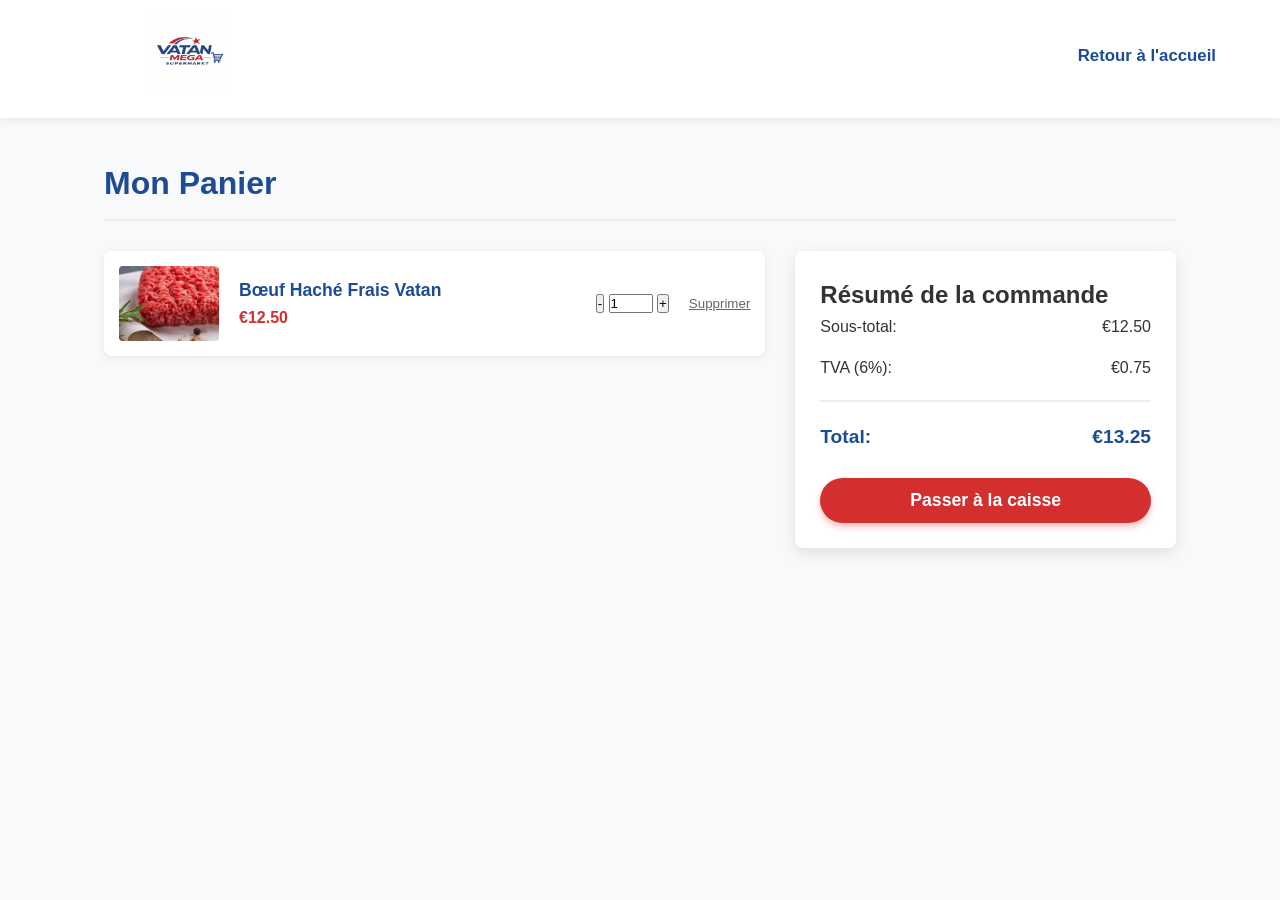
<file: cart/fr/index.html>
<!DOCTYPE html>
<html lang="fr">
<head>
    <meta charset="UTF-8">
    <meta name="viewport" content="width=device-width, initial-scale=1.0">
    <title>Panier | Vatan Mega Supermarkt</title>
    <link rel="stylesheet" href="../../style.css">
</head>
<body>
    <header class="main-header">
        <button class="hamburger-btn" id="hamburger-btn">
            <span></span>
            <span></span>
            <span></span>
        </button>
        <a href="../../fr/" class="logo-link">
            <img src="../../images/vatan_logo.jpg" alt="Logo" width="250" height="80" class="brand-logo">
        </a>
        <nav class="main-nav">
            <a href="../../fr/">Retour à l'accueil</a>
        </nav>
    </header>

    <main class="cart-page-container">
        <h1 class="cart-title">Mon Panier</h1>
        
        <div class="cart-layout">
            <section class="cart-items" id="cart-items-container">
                <article class="cart-item">
                    <img src="../../images/dana-kiyma.jpg" alt="Bœuf Haché" width="100" height="75">
                    <div class="item-details">
                        <h3>Bœuf Haché Frais Vatan</h3>
                        <p class="item-price" data-price="12.50">€12.50</p>
                    </div>
                    <div class="item-quantity-wrapper">
                        <button class="qty-btn minus-btn">-</button>
                        <input type="number" class="qty-input" value="1" min="1" max="10" readonly>
                        <button class="qty-btn plus-btn">+</button>
                    </div>
                    <button class="remove-btn">Supprimer</button>
                </article>
            </section>

            <aside class="cart-summary">
                <h2>Résumé de la commande</h2>
                <div class="summary-row">
                    <span>Sous-total:</span>
                    <span id="sub-total">€12.50</span>
                </div>
                <div class="summary-row">
                    <span>TVA (6%):</span>
                    <span id="tax-amount">€0.75</span>
                </div>
                <div class="summary-total">
                    <span>Total:</span>
                    <span id="grand-total">€13.25</span>
                </div>
                <button class="btn-primary checkout-btn">Passer à la caisse</button>
            </aside>
        </div>
    </main>

    <div id="toast-container"></div>
    <script src="../../script.js"></script>
</body>
</html>
</file>
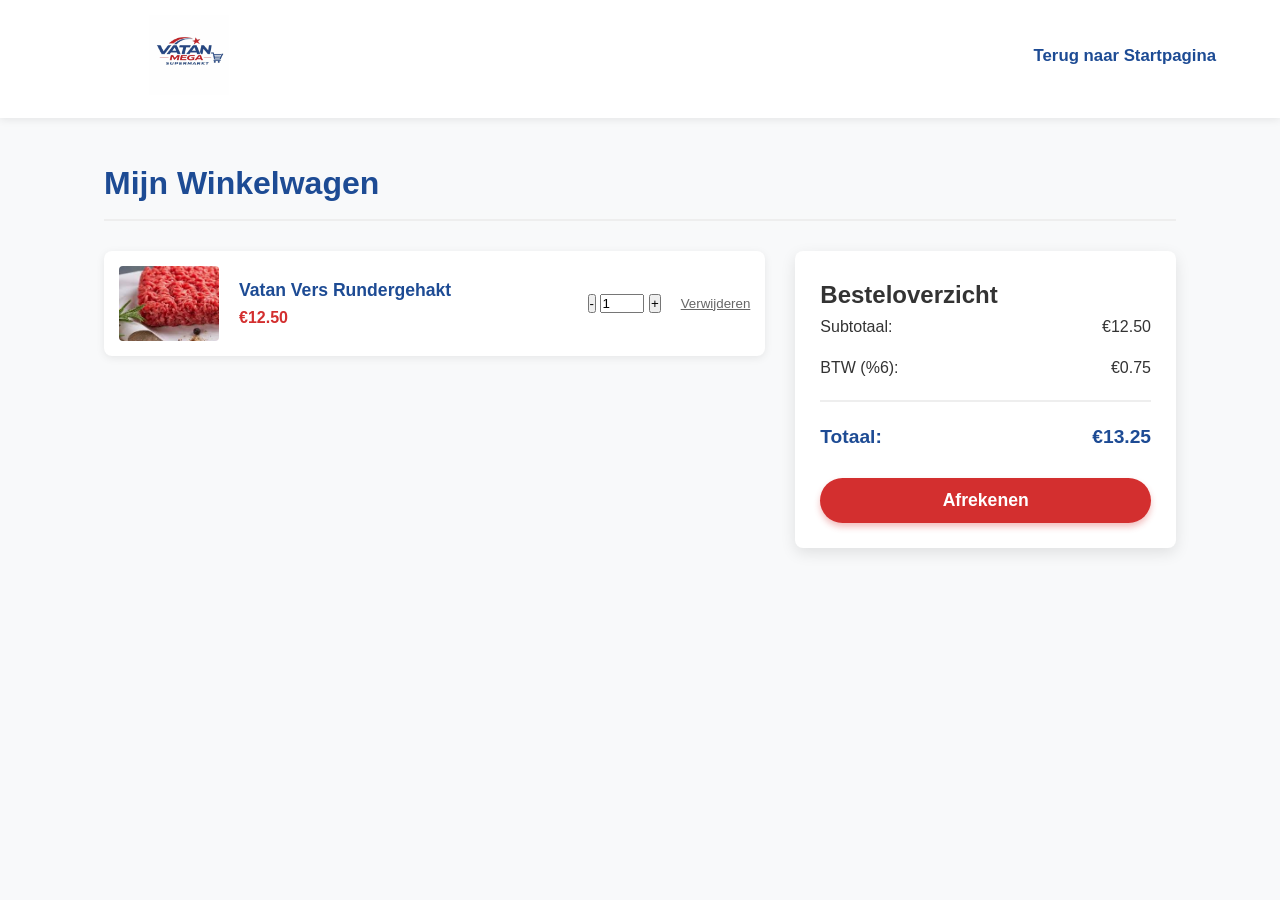
<file: cart/nl/index.html>
<!DOCTYPE html>
<html lang="nl">
<head>
    <meta charset="UTF-8">
    <meta name="viewport" content="width=device-width, initial-scale=1.0">
    <title>Winkelwagen | Vatan Mega Supermarkt</title>
    <link rel="stylesheet" href="../../style.css">
</head>
<body>
    <header class="main-header">
        <button class="hamburger-btn" id="hamburger-btn">
            <span></span>
            <span></span>
            <span></span>
        </button>
        <a href="../../nl/" class="logo-link">
            <img src="../../images/vatan_logo.jpg" alt="Logo" width="250" height="80" class="brand-logo">
        </a>
        <nav class="main-nav">
            <a href="../../nl/">Terug naar Startpagina</a>
        </nav>
    </header>

    <main class="cart-page-container">
        <h1 class="cart-title">Mijn Winkelwagen</h1>
        
        <div class="cart-layout">
            <section class="cart-items" id="cart-items-container">
                <article class="cart-item">
                    <img src="../../images/dana-kiyma.jpg" alt="Gehakt" width="100" height="75">
                    <div class="item-details">
                        <h3>Vatan Vers Rundergehakt</h3>
                        <p class="item-price" data-price="12.50">€12.50</p>
                    </div>
                    <div class="item-quantity-wrapper">
                        <button class="qty-btn minus-btn">-</button>
                        <input type="number" class="qty-input" value="1" min="1" max="10" readonly>
                        <button class="qty-btn plus-btn">+</button>
                    </div>
                    <button class="remove-btn">Verwijderen</button>
                </article>
            </section>

            <aside class="cart-summary">
                <h2>Besteloverzicht</h2>
                <div class="summary-row">
                    <span>Subtotaal:</span>
                    <span id="sub-total">€12.50</span>
                </div>
                <div class="summary-row">
                    <span>BTW (%6):</span>
                    <span id="tax-amount">€0.75</span>
                </div>
                <div class="summary-total">
                    <span>Totaal:</span>
                    <span id="grand-total">€13.25</span>
                </div>
                <button class="btn-primary checkout-btn">Afrekenen</button>
            </aside>
        </div>
    </main>

    <div id="toast-container"></div>
    <script src="../../script.js"></script>
</body>
</html>
</file>
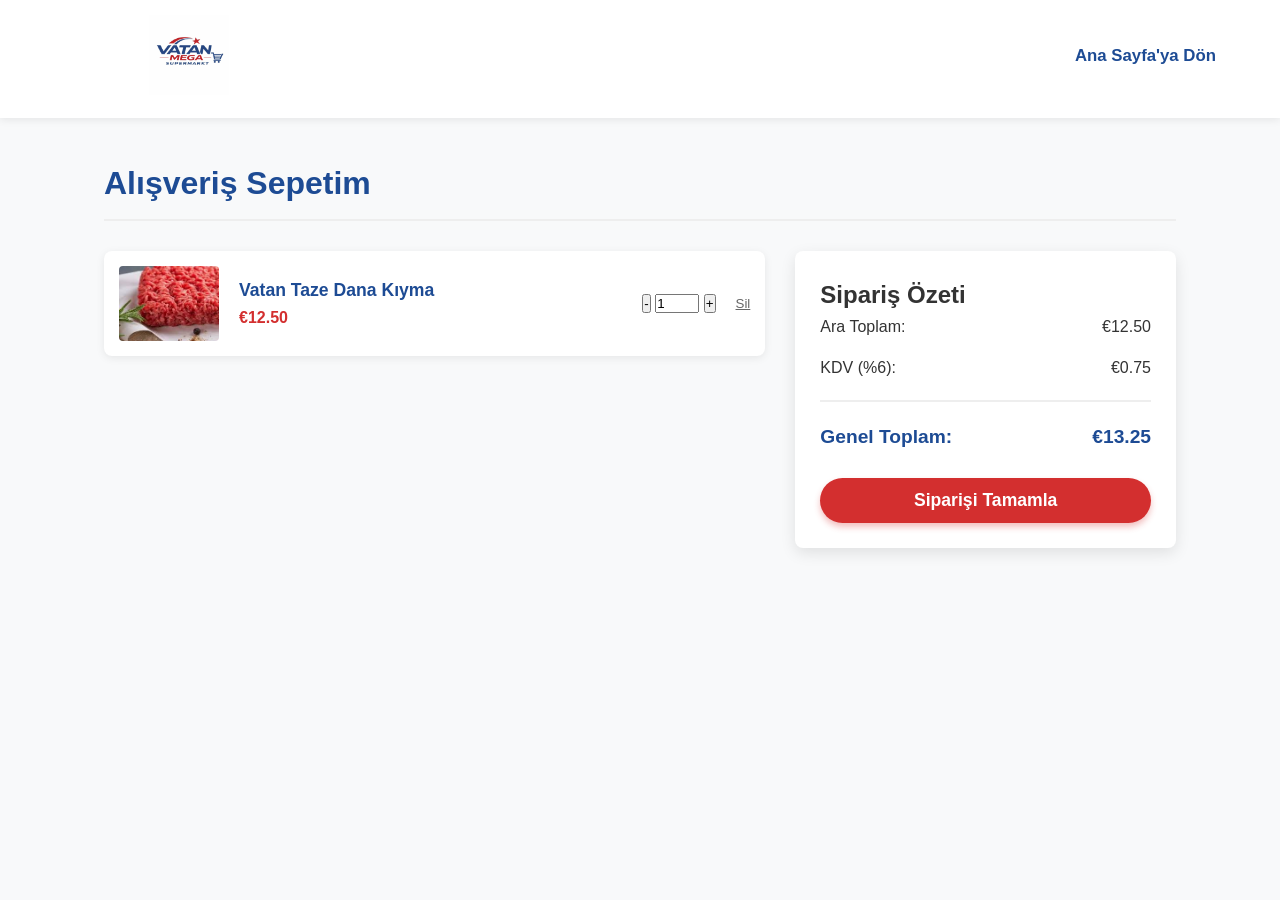
<file: cart/tr/index.html>
<!DOCTYPE html>
<html lang="tr">
<head>
    <meta charset="UTF-8">
    <meta name="viewport" content="width=device-width, initial-scale=1.0">
    <title>Sepetim | Vatan Mega Supermarkt</title>
    <link rel="stylesheet" href="../../style.css">
</head>
<body>
    <header class="main-header">
        <button class="hamburger-btn" id="hamburger-btn">
            <span></span>
            <span></span>
            <span></span>
        </button>
        <a href="../../" class="logo-link">
            <img src="../../images/vatan_logo.jpg" alt="Logo" width="250" height="80" class="brand-logo">
        </a>
        <nav class="main-nav">
            <a href="../../">Ana Sayfa'ya Dön</a>
        </nav>
    </header>

    <main class="cart-page-container">
        <h1 class="cart-title">Alışveriş Sepetim</h1>
        
        <div class="cart-layout">
            <section class="cart-items" id="cart-items-container">
                <article class="cart-item">
                    <img src="../../images/dana-kiyma.jpg" alt="Kıyma" width="100" height="75">
                    <div class="item-details">
                        <h3>Vatan Taze Dana Kıyma</h3>
                        <p class="item-price" data-price="12.50">€12.50</p>
                    </div>
                    <div class="item-quantity-wrapper">
                        <button class="qty-btn minus-btn">-</button>
                        <input type="number" class="qty-input" value="1" min="1" max="10" readonly>
                        <button class="qty-btn plus-btn">+</button>
                    </div>
                    <button class="remove-btn">Sil</button>
                </article>
            </section>

            <aside class="cart-summary">
                <h2>Sipariş Özeti</h2>
                <div class="summary-row">
                    <span>Ara Toplam:</span>
                    <span id="sub-total">€12.50</span>
                </div>
                <div class="summary-row">
                    <span>KDV (%6):</span>
                    <span id="tax-amount">€0.75</span>
                </div>
                <div class="summary-total">
                    <span>Genel Toplam:</span>
                    <span id="grand-total">€13.25</span>
                </div>
                <button class="btn-primary checkout-btn">Siparişi Tamamla</button>
            </aside>
        </div>
    </main>

    <div id="toast-container"></div>
    <script src="../../script.js"></script>
</body>
</html>
</file>
<file: style.css>
:root {
    --primary-blue: #1D4B94;
    --primary-red: #D32F2F;
    --text-dark: #333333;
    --text-light: #666666;
    --bg-light: #f8f9fa;
    --white: #ffffff;
    --shadow-sm: 0 2px 8px rgba(0,0,0,0.08);
    --shadow-md: 0 5px 15px rgba(0,0,0,0.1);
    --transition: all 0.3s ease;
    --border-radius: 8px;
}

* {
    margin: 0;
    padding: 0;
    box-sizing: border-box;
}

body {
    font-family: 'Segoe UI', Roboto, Helvetica, Arial, sans-serif;
    background-color: var(--bg-light);
    color: var(--text-dark);
    line-height: 1.6;
}

html {
    scroll-behavior: smooth;
}

.main-header {
    display: flex;
    justify-content: space-between;
    align-items: center;
    background-color: var(--white);
    padding: 15px 5%;
    position: sticky;
    top: 0;
    z-index: 1000;
    box-shadow: var(--shadow-sm);
    flex-wrap: wrap;
    gap: 15px;
}

.brand-logo {
    object-fit: contain;
}

.main-nav {
    display: flex;
    gap: 25px;
}

.main-nav a {
    text-decoration: none;
    color: var(--primary-blue);
    font-weight: 600;
    font-size: 1.05rem;
    position: relative;
    padding-bottom: 5px;
    transition: var(--transition);
}

.main-nav a::after {
    content: '';
    position: absolute;
    bottom: 0;
    inset-inline-start: 0;
    width: 0;
    height: 2px;
    background-color: var(--primary-red);
    transition: var(--transition);
}

.main-nav a:hover::after,
.main-nav a.active::after {
    width: 100%;
}

.main-nav a:hover,
.main-nav a.active {
    color: var(--primary-red);
}

.header-actions {
    display: flex;
    align-items: center;
    gap: 20px;
}

.lang-selector {
    display: flex;
    gap: 10px;
    background: var(--bg-light);
    padding: 5px 10px;
    border-radius: 20px;
}

.lang-selector a {
    text-decoration: none;
    color: var(--text-light);
    font-weight: bold;
    font-size: 0.9rem;
    padding: 4px 8px;
    border-radius: 15px;
    transition: var(--transition);
}

.lang-selector a:hover,
.lang-selector a.active-lang {
    background-color: var(--primary-blue);
    color: var(--white);
}

.cart-button {
    background-color: transparent;
    border: 2px solid var(--primary-blue);
    color: var(--primary-blue);
    padding: 8px 16px;
    border-radius: 25px;
    font-weight: bold;
    font-size: 1rem;
    cursor: pointer;
    display: flex;
    align-items: center;
    gap: 8px;
    transition: var(--transition);
    text-decoration: none;
}

.cart-button:hover {
    background-color: var(--primary-blue);
    color: var(--white);
}

#cart-badge {
    background-color: var(--primary-red);
    color: var(--white);
    padding: 2px 8px;
    border-radius: 12px;
    font-size: 0.85rem;
}

.hero-banner {
    background: linear-gradient(135deg, rgba(29, 75, 148, 0.95), rgba(211, 47, 47, 0.9)), url('images/hero-bg.jpg') center/cover;
    color: var(--white);
    text-align: center;
    padding: 100px 20px;
    min-height: 400px;
    display: flex;
    flex-direction: column;
    justify-content: center;
    align-items: center;
}

.hero-content h1 {
    font-size: 3rem;
    margin-bottom: 20px;
    font-weight: 800;
    text-shadow: 0 2px 4px rgba(0,0,0,0.3);
}

.hero-content p {
    font-size: 1.2rem;
    margin-bottom: 30px;
    max-width: 600px;
}

.btn-primary {
    background-color: var(--primary-red);
    color: var(--white);
    text-decoration: none;
    padding: 12px 30px;
    border-radius: 30px;
    font-weight: bold;
    font-size: 1.1rem;
    transition: var(--transition);
    box-shadow: 0 4px 6px rgba(211, 47, 47, 0.3);
    border: none;
    cursor: pointer;
}

.btn-primary:hover {
    background-color: #b71c1c;
    transform: translateY(-2px);
}

.daily-promo-section {
    padding: 60px 5%;
    background-color: var(--white);
}

.promo-container {
    max-width: 1000px;
    margin: 0 auto;
    display: flex;
    background: linear-gradient(to right, #f8f9fa, #ffffff);
    border: 2px solid var(--primary-red);
    border-radius: var(--border-radius);
    overflow: hidden;
    box-shadow: var(--shadow-md);
    align-items: center;
}

[dir="rtl"] .promo-container {
    background: linear-gradient(to left, #f8f9fa, #ffffff);
}

.promo-content {
    padding: 40px;
    flex: 1;
}

.promo-badge {
    background-color: var(--primary-red);
    color: var(--white);
    padding: 5px 15px;
    border-radius: 20px;
    font-size: 0.9rem;
    font-weight: bold;
    display: inline-block;
    margin-bottom: 15px;
}

.promo-content h2 {
    color: var(--primary-blue);
    font-size: 2rem;
    margin-bottom: 15px;
}

.promo-price {
    margin: 20px 0;
}

.old-price {
    text-decoration: line-through;
    color: var(--text-light);
    font-size: 1.2rem;
    margin-inline-end: 10px;
}

.new-price {
    color: var(--primary-red);
    font-size: 2rem;
    font-weight: bold;
}

.new-price span {
    font-size: 1rem;
}

.promo-image-wrapper {
    flex: 1;
    text-align: center;
    background-color: #fff;
}

.promo-img {
    width: 100%;
    max-width: 400px;
    height: auto;
    object-fit: cover;
}

.products-section {
    padding: 80px 5%;
    max-width: 1400px;
    margin: 0 auto;
}

.section-header {
    text-align: center;
    margin-bottom: 50px;
}

.section-header h2 {
    color: var(--primary-blue);
    font-size: 2.2rem;
    margin-bottom: 10px;
}

.section-header p {
    color: var(--text-light);
    font-size: 1.1rem;
}

.product-grid {
    display: grid;
    grid-template-columns: repeat(auto-fill, minmax(280px, 1fr));
    gap: 30px;
}

.product-card {
    background-color: var(--white);
    border-radius: var(--border-radius);
    overflow: hidden;
    box-shadow: var(--shadow-sm);
    transition: var(--transition);
    display: flex;
    flex-direction: column;
    border: 1px solid #eee;
}

.product-card:hover {
    transform: translateY(-8px);
    box-shadow: var(--shadow-md);
}

.product-img {
    width: 100%;
    height: 220px;
    object-fit: cover;
    border-bottom: 3px solid var(--primary-red);
}

.product-info {
    padding: 20px;
    display: flex;
    flex-direction: column;
    flex-grow: 1;
}

.product-info h3 {
    color: var(--primary-blue);
    font-size: 1.2rem;
    margin-bottom: 10px;
    flex-grow: 1;
}

.price {
    font-size: 1.4rem;
    font-weight: bold;
    color: var(--primary-red);
    margin-bottom: 20px;
}

.price span {
    font-size: 0.9rem;
    color: var(--text-light);
    font-weight: normal;
}

.add-to-cart-btn {
    background-color: var(--white);
    color: var(--primary-blue);
    border: 2px solid var(--primary-blue);
    padding: 10px;
    border-radius: var(--border-radius);
    font-weight: bold;
    cursor: pointer;
    transition: var(--transition);
    width: 100%;
}

.add-to-cart-btn:hover {
    background-color: var(--primary-blue);
    color: var(--white);
}

.cart-page-container {
    padding: 40px 5%;
    max-width: 1200px;
    margin: 0 auto;
    min-height: 60vh;
}

.cart-title {
    color: var(--primary-blue);
    margin-bottom: 30px;
    border-bottom: 2px solid #eee;
    padding-bottom: 10px;
}

.cart-layout {
    display: flex;
    gap: 30px;
    flex-wrap: wrap;
}

.cart-items {
    flex: 2;
    min-width: 300px;
}

.cart-item {
    display: flex;
    align-items: center;
    gap: 20px;
    background: var(--white);
    padding: 15px;
    border-radius: var(--border-radius);
    box-shadow: var(--shadow-sm);
    margin-bottom: 15px;
}

.cart-item img {
    border-radius: 4px;
    object-fit: cover;
}

.item-details {
    flex: 1;
}

.item-details h3 {
    color: var(--primary-blue);
    font-size: 1.1rem;
}

.item-price {
    color: var(--primary-red);
    font-weight: bold;
}

.item-quantity input {
    width: 60px;
    padding: 5px;
    border: 1px solid #ccc;
    border-radius: 4px;
    text-align: center;
}

.remove-btn {
    background: none;
    border: none;
    color: var(--text-light);
    text-decoration: underline;
    cursor: pointer;
}

.remove-btn:hover {
    color: var(--primary-red);
}

.cart-summary {
    flex: 1;
    min-width: 300px;
    background: var(--white);
    padding: 25px;
    border-radius: var(--border-radius);
    box-shadow: var(--shadow-md);
    height: fit-content;
}

.summary-row {
    display: flex;
    justify-content: space-between;
    margin-bottom: 15px;
    color: var(--text-dark);
}

.summary-total {
    display: flex;
    justify-content: space-between;
    margin-top: 20px;
    padding-top: 20px;
    border-top: 2px solid #eee;
    font-weight: bold;
    font-size: 1.2rem;
    color: var(--primary-blue);
}

.checkout-btn {
    width: 100%;
    margin-top: 25px;
}

#toast-container {
    position: fixed;
    bottom: 20px;
    inset-inline-end: 20px;
    display: flex;
    flex-direction: column;
    gap: 10px;
    z-index: 9999;
}

.toast {
    background-color: #4CAF50;
    color: white;
    padding: 15px 25px;
    border-radius: 4px;
    box-shadow: var(--shadow-md);
    font-weight: bold;
    animation: slideIn 0.3s ease forwards, fadeOut 0.3s ease 2.7s forwards;
}

@keyframes slideIn {
    from { transform: translateX(100%); opacity: 0; }
    to { transform: translateX(0); opacity: 1; }
}

@keyframes fadeOut {
    from { opacity: 1; }
    to { opacity: 0; }
}

[dir="rtl"] .toast {
    animation: slideInRtl 0.3s ease forwards, fadeOut 0.3s ease 2.7s forwards;
}

@keyframes slideInRtl {
    from { transform: translateX(-100%); opacity: 0; }
    to { transform: translateX(0); opacity: 1; }
}

.main-footer {
    background-color: var(--primary-blue);
    color: var(--white);
    padding: 50px 5% 20px;
    margin-top: 50px;
}

.footer-top {
    display: flex;
    justify-content: space-between;
    align-items: center;
    border-bottom: 1px solid rgba(255,255,255,0.1);
    padding-bottom: 30px;
    margin-bottom: 20px;
    flex-wrap: wrap;
    gap: 20px;
}

.brand-info h2 {
    font-size: 1.8rem;
    margin-bottom: 5px;
}

.social-links a {
    color: var(--white);
    text-decoration: none;
    font-weight: bold;
    padding: 10px 20px;
    background-color: rgba(255,255,255,0.1);
    border-radius: 20px;
    transition: var(--transition);
}

.social-links a:hover {
    background-color: var(--primary-red);
}

.footer-bottom {
    text-align: center;
    font-size: 0.9rem;
    color: rgba(255,255,255,0.7);
}
/* Hamburger Menu Butonu */
.hamburger-btn {
    display: none;
    flex-direction: column;
    gap: 6px;
    background: transparent;
    border: none;
    cursor: pointer;
    padding: 5px;
}

.hamburger-btn span {
    width: 30px;
    height: 3px;
    background-color: var(--primary-blue);
    border-radius: 3px;
    transition: var(--transition);
}

/* Mobil Menü Görünümü (992px ve altı) */
@media (max-width: 992px) {
    .hamburger-btn {
        display: flex;
    }

    .main-header {
        flex-wrap: wrap;
    }

    .main-nav, .header-actions {
        display: none;
        width: 100%;
        flex-direction: column;
        align-items: center;
        margin-top: 15px;
        gap: 15px;
    }

    /* JavaScript ile eklenecek aktif class */
    .main-nav.active-mobile, .header-actions.active-mobile {
        display: flex;
    }
}
</file>
